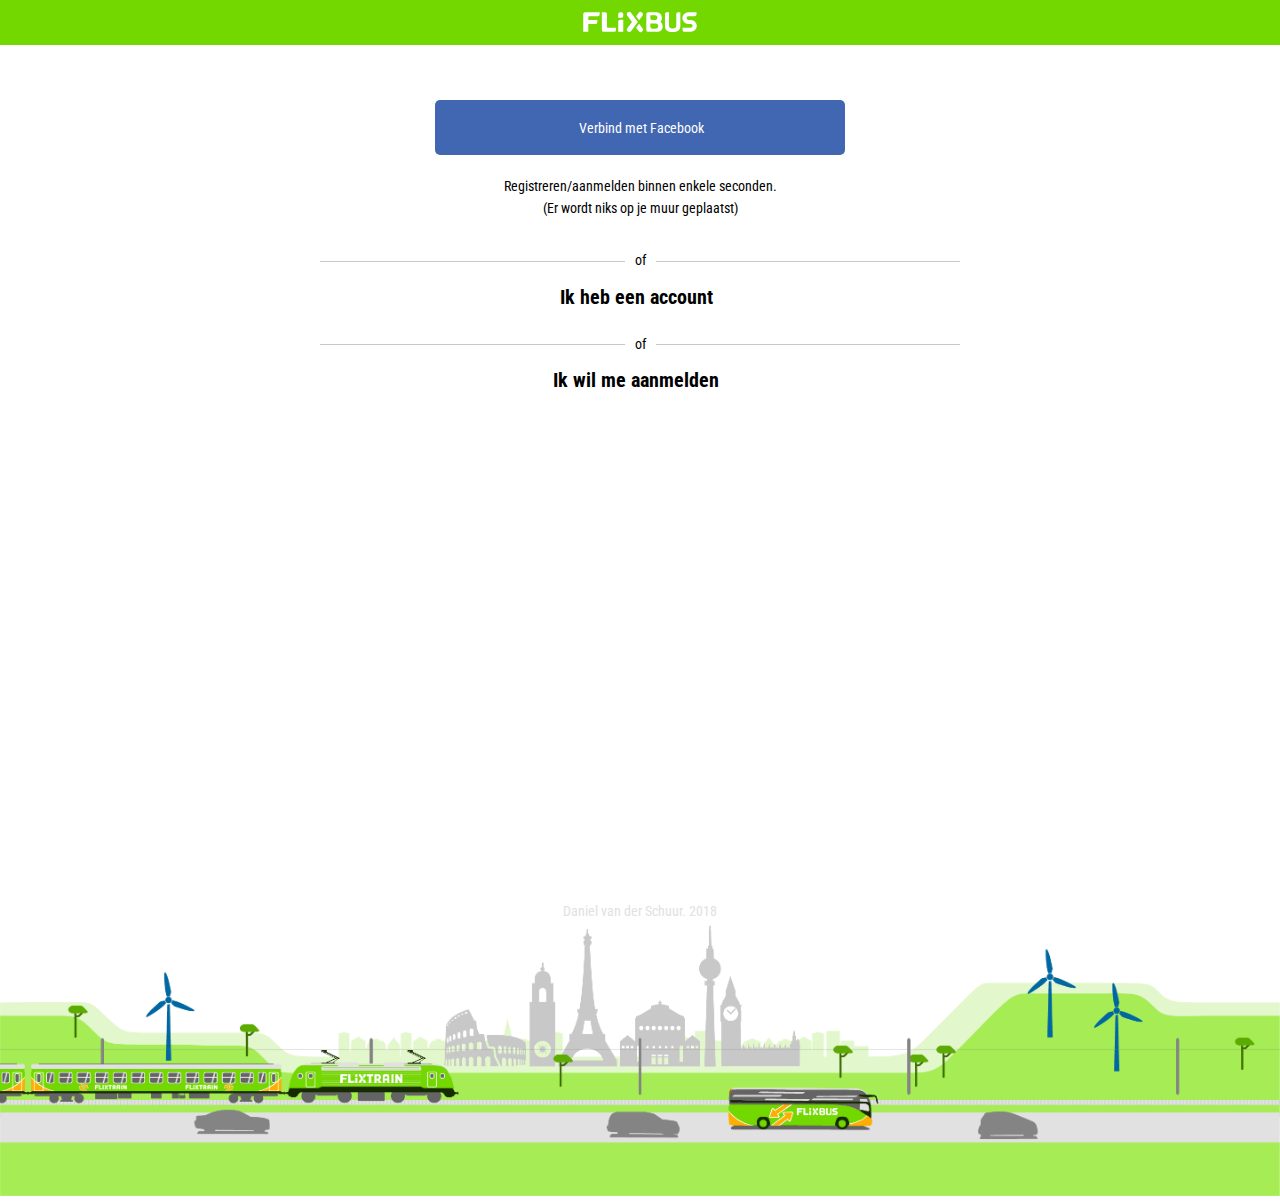
<file: inlogpagina.html>
<!DOCTYPE html>
<html lang="en">
<head>
   <link rel="stylesheet" href="style/inlog.css">
    <meta charset="UTF-8">
    <title>Inloggen Flixbus</title>
    <meta name="viewport" content="width=device-width, initial-scale=1.0">
    <link href="https://fonts.googleapis.com/css?family=Roboto+Condensed" rel="stylesheet">
    <link rel="icon" type="image/png" href="./images/icon.png">
    <meta name="theme-color" content="#73D700">
    <link rel="stylesheet" href="https://use.fontawesome.com/releases/v5.2.0/css/all.css" integrity="sha384-hWVjflwFxL6sNzntih27bfxkr27PmbbK/iSvJ+a4+0owXq79v+lsFkW54bOGbiDQ" crossorigin="anonymous">
</head>
<body>
    <header>
        <img id='logo' src="./images/flixbus_logo.svg" alt='flixbus'>
    </header>
    <main>
       <section>
            <button class="facebook" >
            <i class="fab fa-facebook-square"></i>
            <a href="index.html">Verbind met Facebook</a>
            </button>
            <p>Registreren/aanmelden binnen enkele seconden.</p>
            <p>(Er wordt niks op je muur geplaatst)</p>
       </section>
       <div>
           <span>of</span>
       </div>
       <section id="accordion">
            <h1>Ik heb een account<i class="fas fa-angle-up pijl1"></i></h1>
            <form id="content">
                <p>E-mailadres:</p>
                <input type="text">
                <p>Wachtwoord:</p>
                <input type="password">
                <p>Wachtwoord vergeten?</p>
                <label for="checkboxFirst"><input type="checkbox" id="checkboxFirst" value="aangemeld blijven"> Ingelogd blijven</label>
                <button>Aanmelden</button>
            </form>    
        </section>  
        <div>
            <span>of</span>
        </div>
        <section id="accordion2">
            <h1>Ik wil me aanmelden<i class="fas fa-angle-up pijl2"></i></h1>
            <form id="content2">
                <p>E-mailadres:</p>
                <input type="email" id="mail" name="mail">
                <span class="error" aria-live="polite"></span>
                <p>Wachtwoord:</p>
                <input type="password">
                <p>Wachtwoord herhalen:</p>
                <input type="password">
                <label for="checkboxSecond"><input type="checkbox" id="checkboxSecond" value="akkoord"> Ik ga akkoord met de <a href='https://www.flixbus.nl/voorwaarden?_ga=2.228337629.1105688320.1515589253-915100274.1511810049'>algemene voorwaarden</a></label>
                <button>Registreren</button>
            </form>
        </section>
    </main>
    <footer>
        <p>Daniel van der Schuur. 2018</p>
        <img src="./images/footer_image.png" alt="footer_image" id="footer_image">
    </footer>
    <script src="./js/collapse.js"></script>
</body>
</html>
</file>
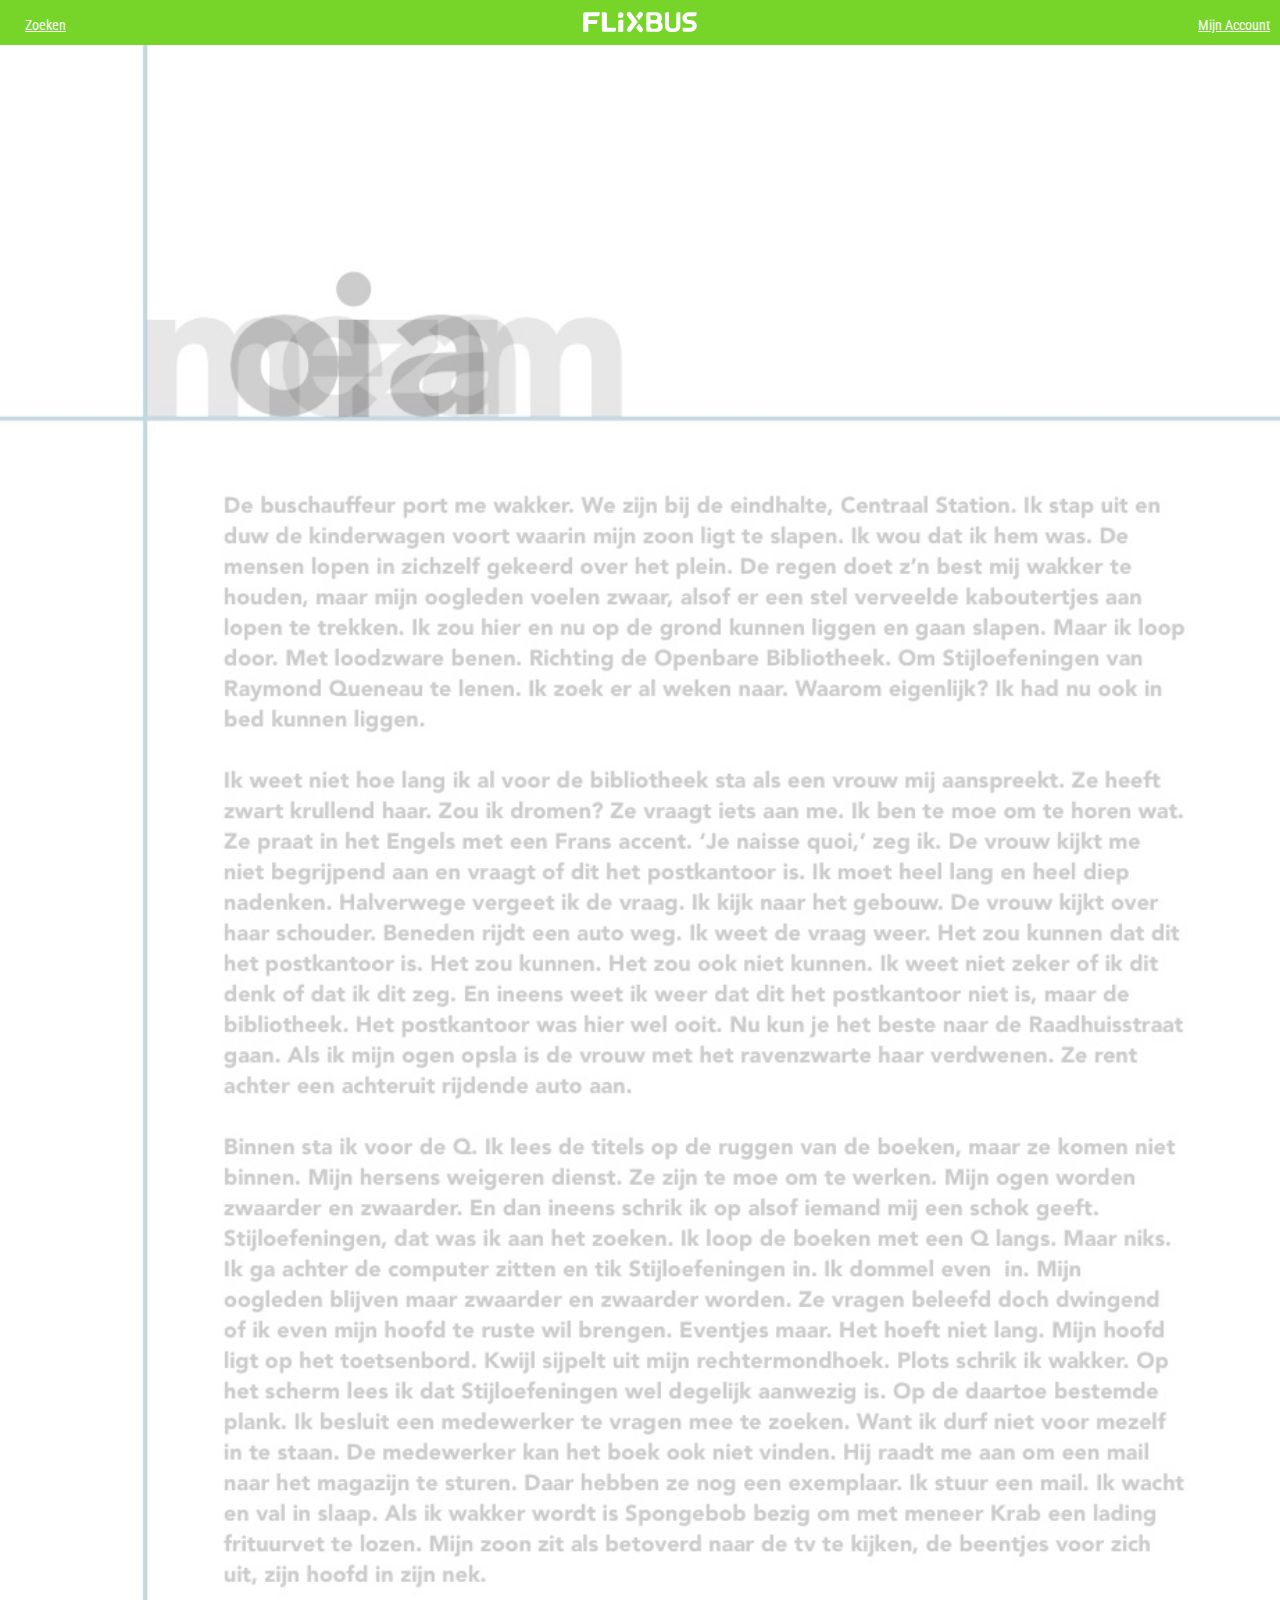
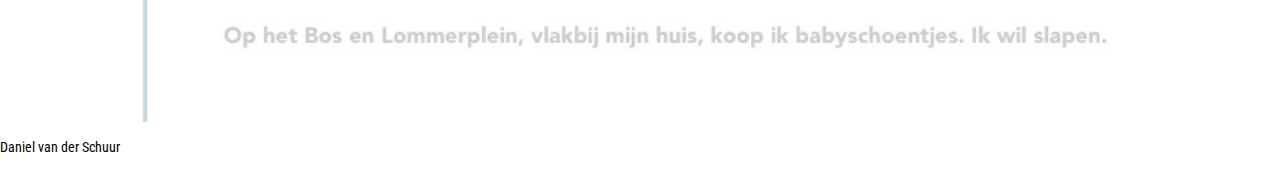
<file: moeizaam.html>
<!DOCTYPE html>
<html lang="nl">
<head>
   <link rel="stylesheet" href="style/moeizaam.css">
    <meta charset="UTF-8">
    <title>Flixbus Verhalen</title>
    <meta name="viewport" content="width=device-width, initial-scale=1.0">
    <link href="https://fonts.googleapis.com/css?family=Roboto+Condensed" rel="stylesheet">
    <link rel="icon" type="image/png" href="./images/icon.png">
    <link rel="stylesheet" href="https://use.fontawesome.com/releases/v5.2.0/css/all.css" integrity="sha384-hWVjflwFxL6sNzntih27bfxkr27PmbbK/iSvJ+a4+0owXq79v+lsFkW54bOGbiDQ" crossorigin="anonymous">
</head>
<body>
<header>
   <img id='logo' src="./images/flixbus_logo.svg" alt='flixbus'>
    <nav>
       
       <ul>
          <li> 
            <a href="search"><i class="fas fa-search"></i>Zoeken</a>
          </li>
          <li>
              <a href="inlogpagina.html"><i class="fas fa-user"></i>Mijn Account</a>
          </li>
        </ul>
    </nav>
</header>
<main>  
    
</main>
<footer>
    <p>Daniel van der Schuur</p>
</footer>   
</body>
</html>
</file>
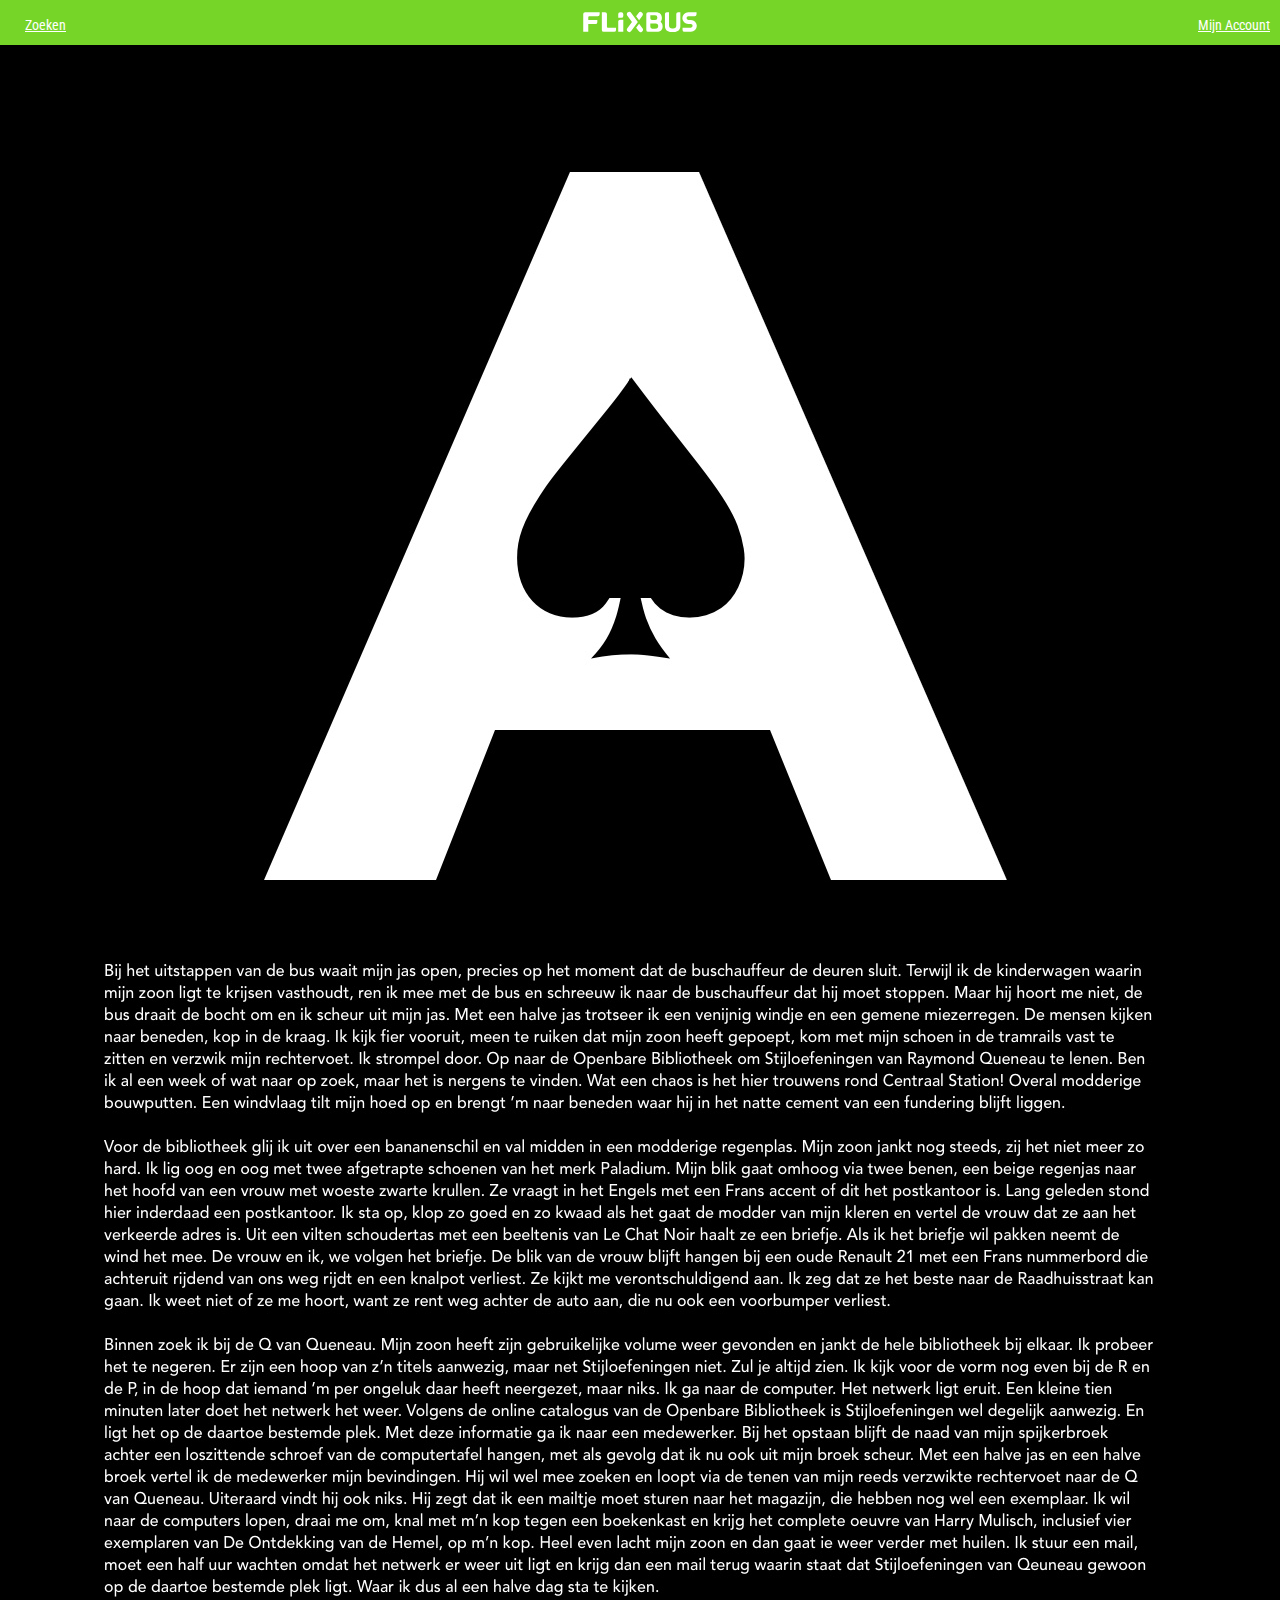
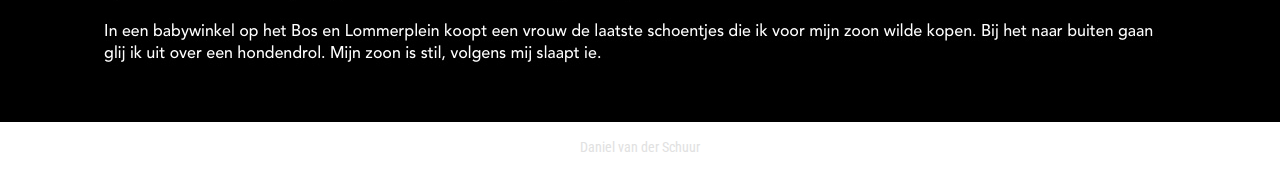
<file: ongeluk.html>
<!DOCTYPE html>
<html lang="nl">
<head>
   <link rel="stylesheet" href="style/ongeluk.css">
    <meta charset="UTF-8">
    <title>Flixbus Verhalen</title>
    <meta name="viewport" content="width=device-width, initial-scale=1.0">
    <link href="https://fonts.googleapis.com/css?family=Roboto+Condensed" rel="stylesheet">
    <link rel="icon" type="image/png" href="./images/icon.png">
    <link rel="stylesheet" href="https://use.fontawesome.com/releases/v5.2.0/css/all.css" integrity="sha384-hWVjflwFxL6sNzntih27bfxkr27PmbbK/iSvJ+a4+0owXq79v+lsFkW54bOGbiDQ" crossorigin="anonymous">
</head>
<body>
<header>
   <img id='logo' src="./images/flixbus_logo.svg" alt='flixbus'>
    <nav>
       
       <ul>
          <li> 
            <a href="search"><i class="fas fa-search"></i>Zoeken</a>
          </li>
          <li>
              <a href="inlogpagina.html"><i class="fas fa-user"></i>Mijn Account</a>
          </li>
        </ul>
    </nav>
</header>
<main>  
    
</main>
<footer>
    <p>Daniel van der Schuur</p>
</footer>   
</body>
</html>
</file>
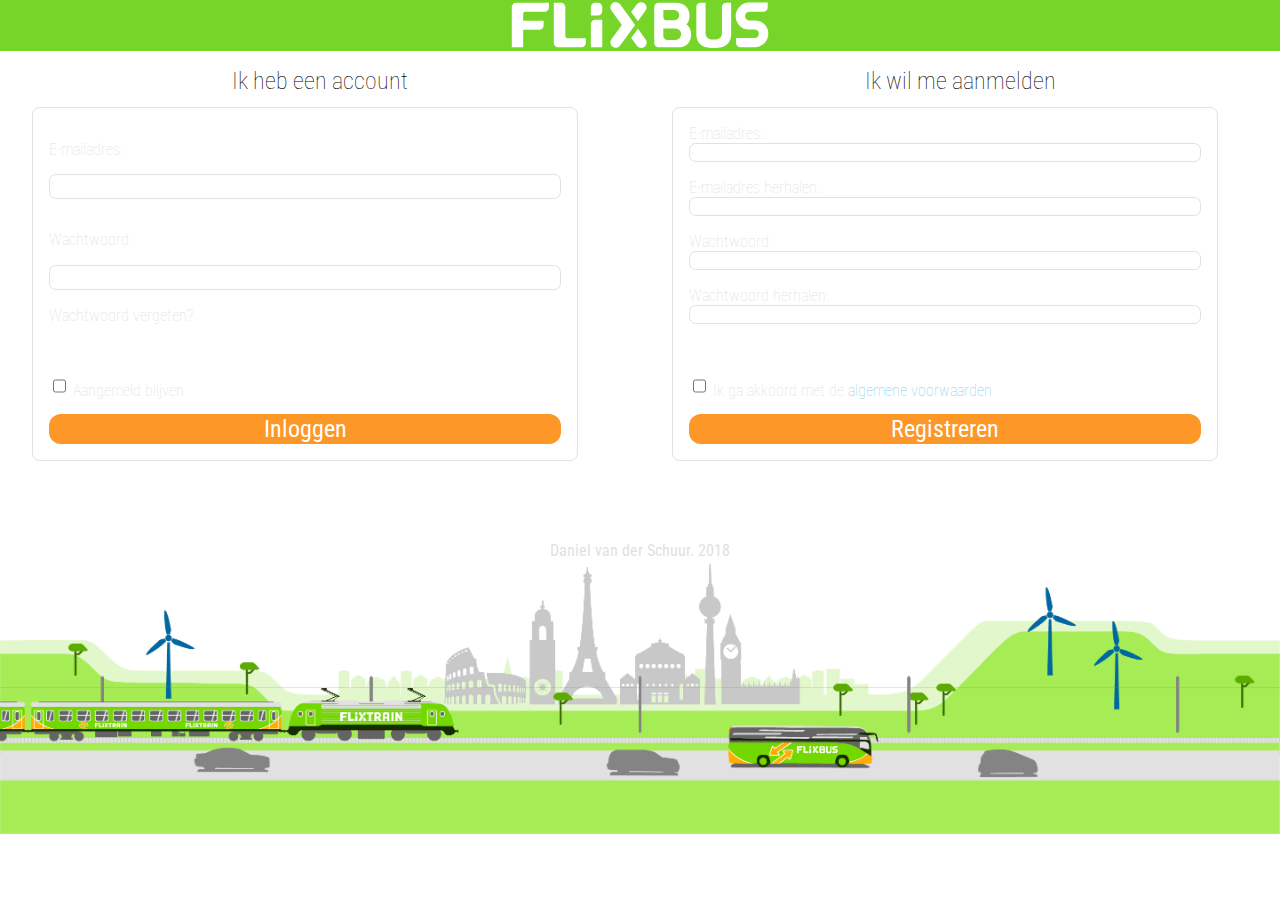
<file: project_web/inlogpagina.html>
<!DOCTYPE html>
<html lang="en">
<head>
   <link rel="stylesheet" href="style/inlog.css">
    <meta charset="UTF-8">
    <title>Inloggen Flixbus</title>
    <meta name="viewport" content="width=device-width, initial-scale=1.0">
    <link href="https://fonts.googleapis.com/css?family=Roboto+Condensed" rel="stylesheet">
    <link rel="icon" type="image/png" href="icon.png">
</head>
<body>
    <header>
       <a href="index.html">
           <img id='logo' src="/images/flixbus_logo.svg" alt='flixbus'>
       </a>
    </header>
    <main>
       <section>
            <h1>Ik heb een account</h1>
            <form>
                <p>E-mailadres:</p>
                <input type="text">
                <p>Wachtwoord:</p>
                <input type="password">
                <p>Wachtwoord vergeten?</p>
                <label for="checkboxFirst"><input type="checkbox" id="checkboxFirst" value="aangemeld blijven"> Aangemeld blijven</label>
                <button>Inloggen</button>
            </form>    
        </section>  
        <section>
            <h1>Ik wil me aanmelden</h1>
            <form>
                <p>E-mailadres:</p>
                <input type="text">
                <p>E-mailadres herhalen:</p>
                <input type="text">
                <p>Wachtwoord:</p>
                <input type="password">
                <p>Wachtwoord herhalen:</p>
                <input type="password">
                <label for="checkboxSecond"><input type="checkbox" id="checkboxSecond" value="akkoord"> Ik ga akkoord met de <a href='https://www.flixbus.nl/voorwaarden?_ga=2.228337629.1105688320.1515589253-915100274.1511810049'>algemene voorwaarden</a></label>
                <button>Registreren</button>
            </form>
        </section>
    </main>
    <footer>
        <p>Daniel van der Schuur. 2018</p>
        <img src="/images/footer_image.png" alt="footer_image" id="footer_image">
    </footer>
</body>
</html>
</file>
<file: style/inlog.css>
:root {
    --flixbus-groen: #73D700;
    --flixbus-oranje: #FFAD00;
}

*{
    font: 14px/1.6 'Roboto Condensed', 'Arial', sans-serif;
}

.pijl1, .pijl2 {
    -webkit-transform: rotate(180deg);
    transform: rotate(180deg);
}

.draai {
    transform: rotate(180deg);
    transition: 0.3s ease-in;
}

div {
    position: relative;
    line-height: 22px;
    text-align: center;
}

div:before {
    content: "";
    position: absolute;
    top: 50%;
    left: 5%;
    right: 5%;
    border-top: 1px solid #c8c8c8;
}
div > span {
    position: relative;
    display: inline-block;
    padding: 10px;
    background-color: #ffffff;
}

body > header {
    background-color: var(--flixbus-groen);
    height: 3.2em;
    display:flex;
    align-items: center;
    flex-direction: column;
    width: 100vw;
    position: relative;
    
}



header img {
    position: absolute;
    top: 25%;
    width:auto;
    height: 22px;
}

nav ul {
    position: absolute;
    height: 100%;
    display: flex;
    justify-content: space-between;
    align-items: center;
    align-self:flex-end;
    background-color: blue;
    margin:auto;
}

/* Test lijn, voor als :before niet lukt 
hr {
    width: 83.3333%;
    border: 0.5px solid #c8c8c8;
    margin-top: 40px;
    margin-bottom: 40px; 
}
*/

p {
    margin: 1em;
    box-sizing: border-box;
    width: 75%;
    text-align: center;
    margin: auto;
}

li {
    display: flex;
    justify-content: space-between;
    color: white;   
}

li > a {
    color:white;
}

body{
    margin: 0;
    height: 100%;
}

main {
    display: flex;
    flex-direction: column;
}

form {
    margin: 0.5em;
    margin-top: 0;
    margin-left: 5%;
    margin-right: 5%;
    padding: 1em;
    display: none;
    flex-direction: column;
    justify-content: center;
    height: auto;
    width: 80%;
    transition: 0.3s, ease-in;
    
}

h1{
    margin-top: 0;
    text-align: center;
    font-size: 1.4em;
    margin-bottom: 0.5em;
    font-weight: bold;
}

i {
    font-size: 1.2em;
    margin-right: 3px;
}

h1 > i {
    font-size: 1em;
    margin-left: 5px;
}

p {
    text-align: center;
}

a {
    color: var(--flixbus-oranje);
    text-decoration:none;
}

form > p {
    display: flex;
    justify-content: flex-start;
    color: #444;
    margin-left: 0;
    text-align: center;
    font-weight: 100;
}

label {
    color: #444;
    font-weight: 100;
    margin-top: 0.5em;
    height: auto;
    margin-bottom: 1em;
    margin-top: 2em;
}

label > a {
   color:skyblue;
}

p:nth-of-type(3) {
    margin-top: 0;
}
p:nth-of-type(3):hover {
    color: skyblue;
    text-decoration: underline;
}

input {
    margin-bottom: 0em;
    padding: 2px 5px;
    border-radius: 0.5em;
    border: solid 1px #c8c8c8;
    height: 1.6em;
}

input:invalid {
    border: 1px solid red;
  }

main > section > button {
    margin-top: 55px;
    padding: 14px 25px;
    width: 80%;
    margin-left: 10%;
    margin-right: 10%;
    text-align: center;
    color: #ffffff;
    border: none;
    font-size: 1em;
    background-color: #4267B2;
    border-radius: 5px;
}

main > section > p:nth-of-type(1) {
    margin-top: 20px;
}

main > section > p:nth-of-type(2) {
    margin-bottom: 20px;
}

 form > button {
    display: flex;
    background-color: var(--flixbus-oranje); 
    justify-content: center;
    color: white;
    font-size: 1.5em;
    padding: 0.5em 1.6em;
    margin-left: auto;
    margin-right: auto;
    border-radius: 5px;
    border: none; 
    width: 100%;
}



form > button:hover {
    background-color: rgba( 255, 160, 55, 0.8);
    transition: 0.5s ease-in;
}

section > button:hover {
    background-color: rgb(41, 97, 207);
    transition: 0.5s ease-in;
}

button > a {
    color: white;
}

footer {
    position: absolute;
    bottom: 0;
    right: 0;
    left: 0;
    margin-top: auto;
    height: 0px;
    color: #E1E1E1;
    z-index: -1;
}

#footer_image {
    height: auto;
    width: 100vw;
}


@media (min-width: 30em) {
    
    main {
        display: flex;
        flex-direction: column;
    }
    
    section {
        width: 100%;
    }
    
    form {
        height: 20em;
        margin: auto;
    }


}

@media (min-width: 45em) {
    
    main {
        display: flex;
        flex-direction: column;
    }
    
    section {
        max-width: 40%;
        align-self: center;
    }
    
    form {
        height: 20em;
        margin-left: 5%;
        margin-right: 5%;
    }

    div:before {
        left: 25%;
        right: 25%;
    }
}
</file>
<file: style/moeizaam.css>
:root {
    --flixbus-groen: #76D528;
    --flixbus-oranje: rgb( 253, 151, 40);
}

*{
    font: 14px/1.6 'Roboto Condensed', 'Arial', sans-serif;
}

body{
    margin: 0;
}

body > header {
    background-color: var(--flixbus-groen);
    position: fixed;
    height: 3.2em;
    display:flex;
    align-items: center;
    flex-direction: column;
    width: 100%;
    top: 0;
    z-index: 5;
}

body > header > img {
    position: relative;
    top: 25%;
    width: auto;
    height: 22px;
}

nav {
    margin-left: -60px;
    margin-top: -10px;
    margin-top: -0.6em;
}

nav ul {
    height: 100%;
    width: 100vw;
    display: flex;
    justify-content: space-between;
    margin:auto;
    color: white;
    text-decoration: none;
    list-style-type: none;
}

nav > ul > li > a {
    color: white; 
}


i {
    margin-left: 2em;
    margin-right: 0.5em;
}

input[type=search] {
    border: 1px solid #444;
    background-color: white;
    border-radius: 5px;
    text-align: center;
    top: 50px;
    left: 0;
    position: fixed;
    right: 0;
    margin: auto;
    width: 200px;
    height: auto;
}

.notification {
    width: 15px;
    height: 15px;
}

footer h3, form h3 {
    font-weight: bold;
    font-size: 1.2em;
    text-align: center;
    margin: 0.3em;
    color: #444
}

footer > h3 {
    color: white;
}


main {
    background-image: url(../images/verhalen/moeizaam_mobiel.jpg);
    background-size: cover;
    height: 140em;
    margin-top: 3em;

}


/* Midden */

@media (min-width: 30em) {
    main {
        background-image: url(../images/verhalen/moeizaam_tablet.jpg);
        width: 100vw;
        height: 90em;
    }
}



/* Groot */ 

 @media (min-width: 45em) {
    main {
        background-image: url(../images/verhalen/moeizaam_desktop.jpg);
        width: 100vw;
        height: 120em;
    }
}
</file>
<file: style/ongeluk.css>
:root {
    --flixbus-groen: #76D528;
    --flixbus-oranje: rgb( 253, 151, 40);
}

*{
    font: 14px/1.6 'Roboto Condensed', 'Arial', sans-serif;
}

body{
    margin: 0;
}

body > header {
    background-color: var(--flixbus-groen);
    position: fixed;
    height: 3.2em;
    display:flex;
    align-items: center;
    flex-direction: column;
    width: 100%;
    top: 0;
    z-index: 5;
}

body > header > img {
    position: relative;
    top: 25%;
    width: auto;
    height: 22px;
}

nav {
    margin-left: -60px;
    margin-top: -10px;
    margin-top: -0.6em;
}

nav ul {
    height: 100%;
    width: 100vw;
    display: flex;
    justify-content: space-between;
    margin:auto;
    color: white;
    text-decoration: none;
    list-style-type: none;
}

nav > ul > li > a {
    color: white; 
}


i {
    margin-left: 2em;
    margin-right: 0.5em;
}

input[type=search] {
    border: 1px solid #444;
    background-color: white;
    border-radius: 5px;
    text-align: center;
    top: 50px;
    left: 0;
    position: fixed;
    right: 0;
    margin: auto;
    width: 200px;
    height: auto;
}

.notification {
    width: 15px;
    height: 15px;
}

footer h3, form h3 {
    font-weight: bold;
    font-size: 1.2em;
    text-align: center;
    margin: 0.3em;
    color: #444
}

footer > h3 {
    color: white;
}



body > footer {
    width: 100%;
    text-align: center;
    color: #E1E1E1;
    z-index: -1;
    margin-top: auto;
}


footer > img {
    height: auto;
    width: 100vw;
}


main {
    background-image: url(../images/verhalen/ongeluk_mobiel.jpg);
    background-size: cover;
    height: 140em;
    margin-top: 3em;

}


/* Midden */

@media (min-width: 30em) {
    main {
        background-image: url(../images/verhalen/ongeluk_tablet.jpg);
        width: 100vw;
        height: 90em;
    }
}



/* Groot */ 

 @media (min-width: 45em) {
    main {
        background-image: url(../images/verhalen/ongeluk_desktop.jpg);
        width: 100vw;
        height: 120em;
    }
}
</file>
<file: project_web/style/inlog.css>
:root {
    --flixbus-groen: #76D528;
    --flixbus-oranje: rgb( 253, 151, 40);
}

*{
    font-family: 'Roboto Condensed', sans-serif;
}

body > header {
    background-color: var(--flixbus-groen);
    height: 3.2em;
    display:flex;
    align-items: center;
    flex-direction: column;
    width: 100%;
    
}



header img {
    width:auto;
    height: 50px;
    align-self: center;
    
}

nav ul {
    position: absolute;
    height: 100%;
    display: flex;
    justify-content: space-between;
    align-items: center;
    align-self:flex-end;
    background-color: blue;
    margin:auto;
}



p {
    margin: 1em;
    box-sizing: border-box;
    width: 75%;
    text-align: center;
    margin: auto;
}

li {
    display: flex;
    justify-content: space-between;
    color: white;   
}

li > a {
    color:white;
}

body{
    margin: 0;
}

main {
    display: flex;
    flex-direction: column;
}

form {
    border-radius: .5em;
    margin: 0.5em;
    margin-top: 0;
    margin-left: 5%;
    margin-right: 5%;
    border: solid 1px #E1E1E1;
    padding: 1em;
    display: flex;
    flex-direction: column;
    justify-content: center;
    height: auto;
    width: 80%;
    
}

h1{
    
    text-align: center;
    font-size: 1.5em;
    margin-bottom: 0.5em;
    font-weight: 100;
}


p {
    text-align: center;
}

a {
    color: var(--flixbus-oranje);
    text-decoration:none;
}

form > p {
    display: flex;
    justify-content: flex-start;
    color: #E1E1E1;
    margin-left: 0;
    text-align: center;
    font-weight: 100;
}

label {
    color: #E1E1E1;
    font-weight: 100;
    margin-top: 0.5em;
    height: auto;
    margin-bottom: 0.1em;
    margin-top: 2em;
}

label > a {
   color:skyblue;
}

p:nth-of-type(3) {
    margin-top: 0;
}
p:nth-of-type(3):hover {
    color: skyblue;
    text-decoration: underline;
}

input {
    margin-bottom: 1.2em;
    border-radius: 0.5em;
    border: solid 1px #E1E1E1;
    height: 1.6em;
}





 form > button {
    display: flex;
    background-color: var(--flixbus-oranje); 
    justify-content: center;
    color: white;
    font-size: 1.5em;
    padding: 0.3em 1.5 ;
    margin-left: auto;
    margin-right: auto;
    border-radius: 0.5em;
    border: none; 
    width: 100%;
}


button:hover {
    background-color: rgba( 255, 160, 55, 0.8);
    transition: background-color 0.5s ease-in;
}

button > a {
    color: white;
}

footer {
    margin-top: 5em;
    height: 2em;
    color: #E1E1E1;
}

#footer_image {
    height: auto;
    width: 100vw;
}


@media (min-width: 30em) {
    
    main {
        display: flex;
        flex-direction: column;
    }
    
    section {
        width: 100%;
    }
    
    form {
        height: 20em;
        margin: auto;
    }
}

@media (min-width: 45em) {
    
    main {
        display: flex;
        flex-direction: row;
    }
    
    section {
        width: 50%;
    }
    
    form {
        height: 20em;
        margin-left: 5%;
        margin-right: 5%;
    }
}
</file>
